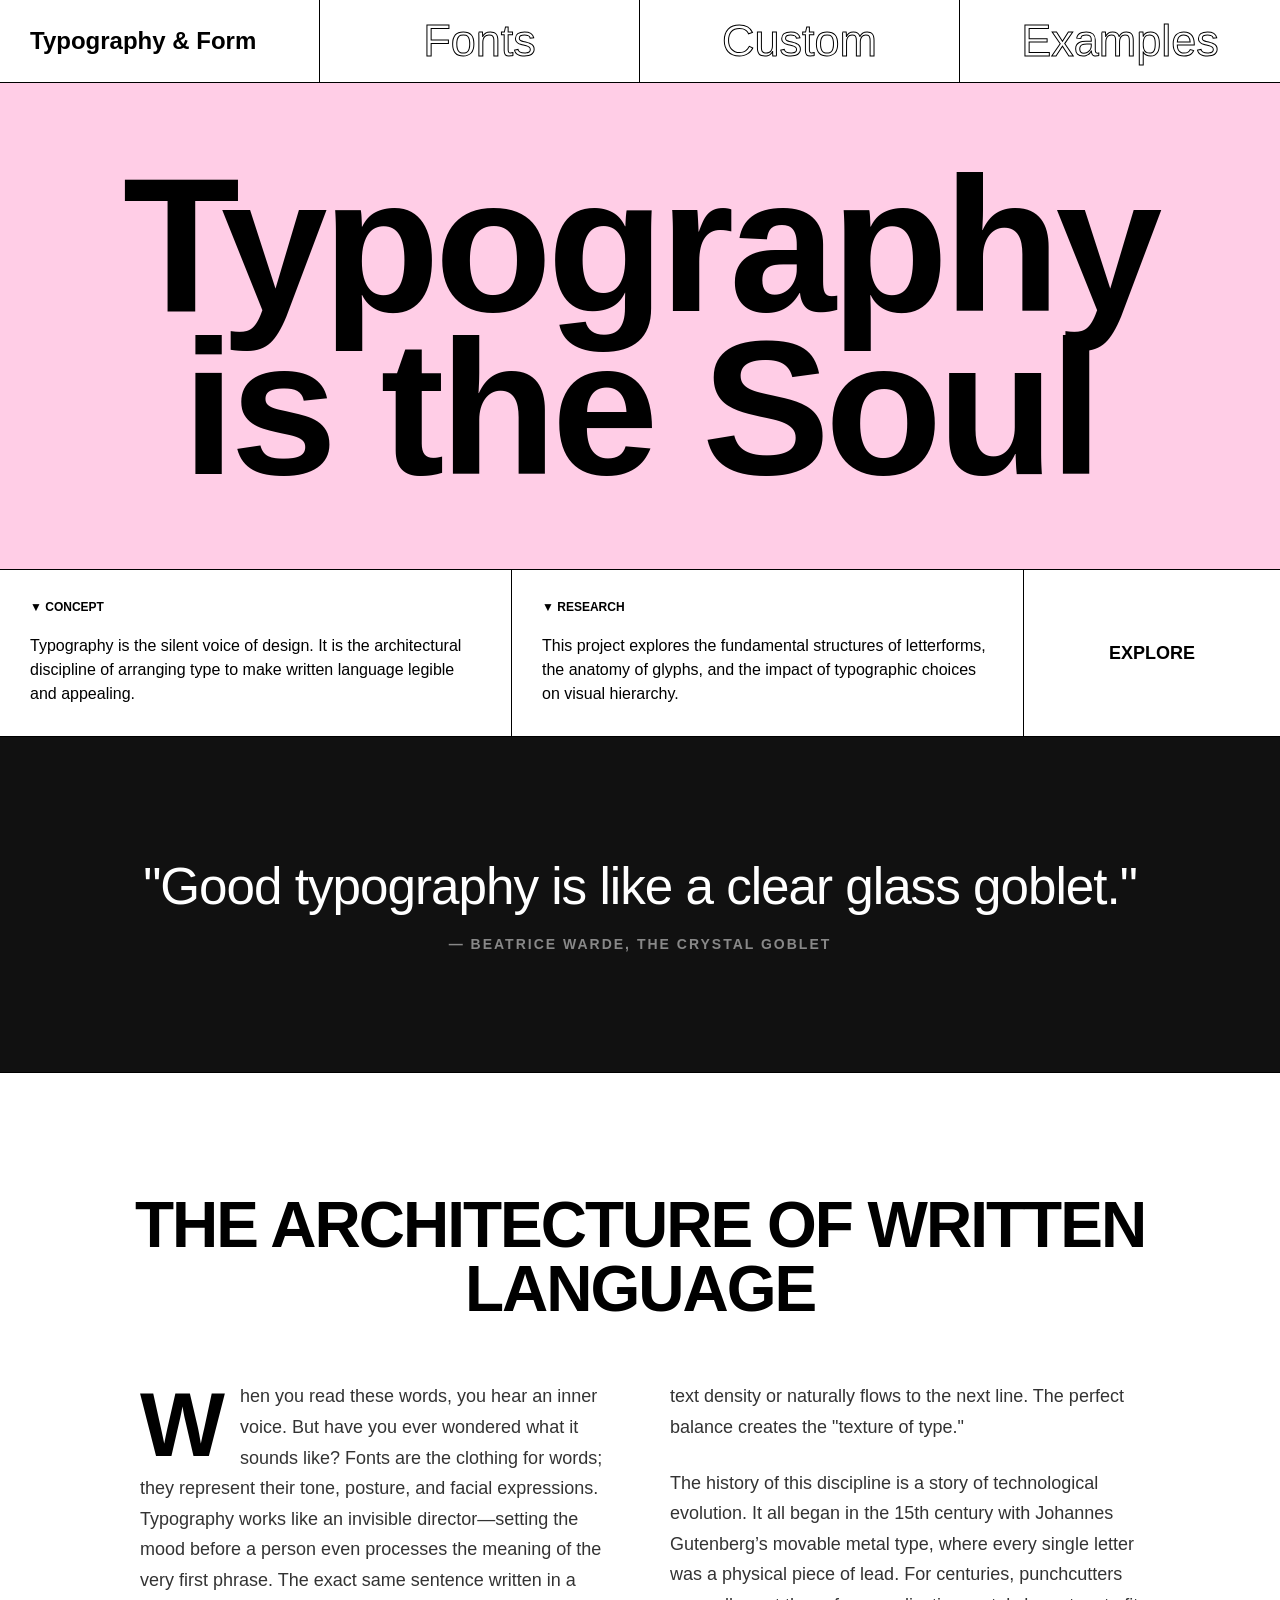
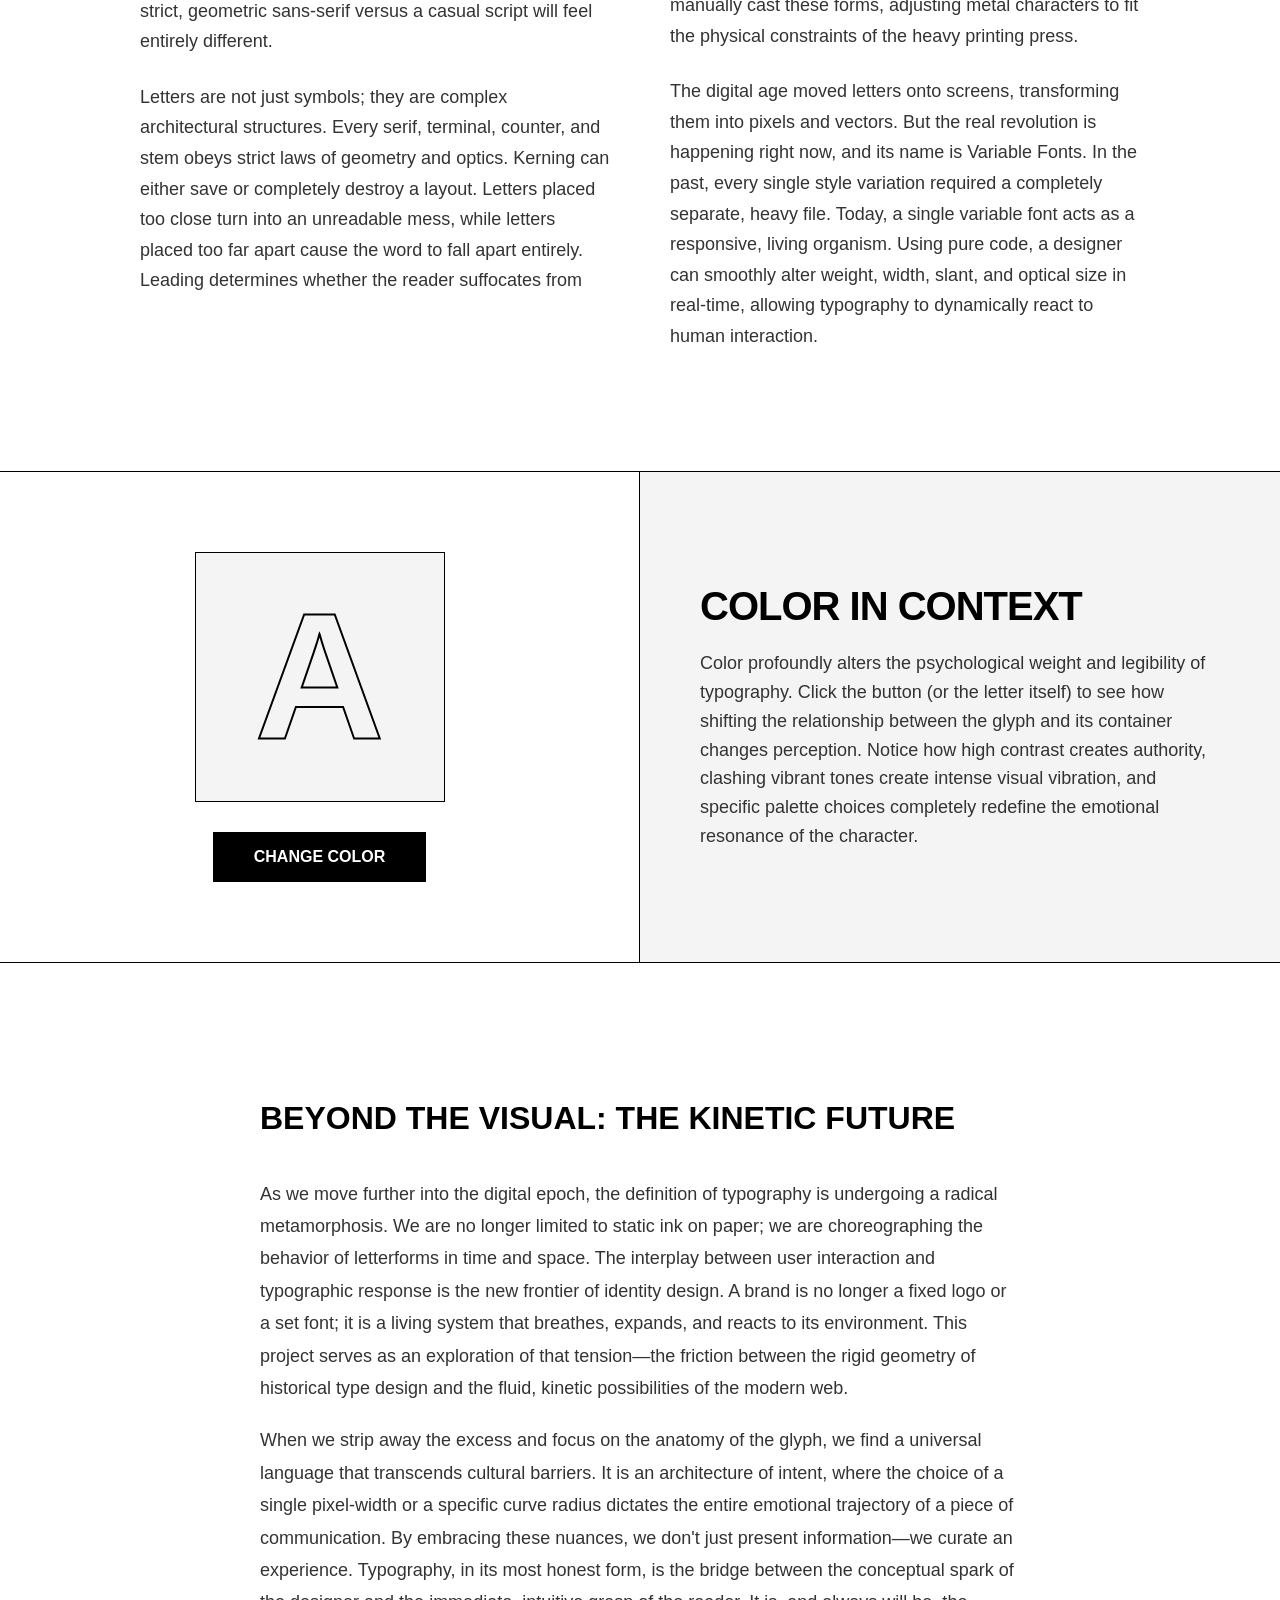
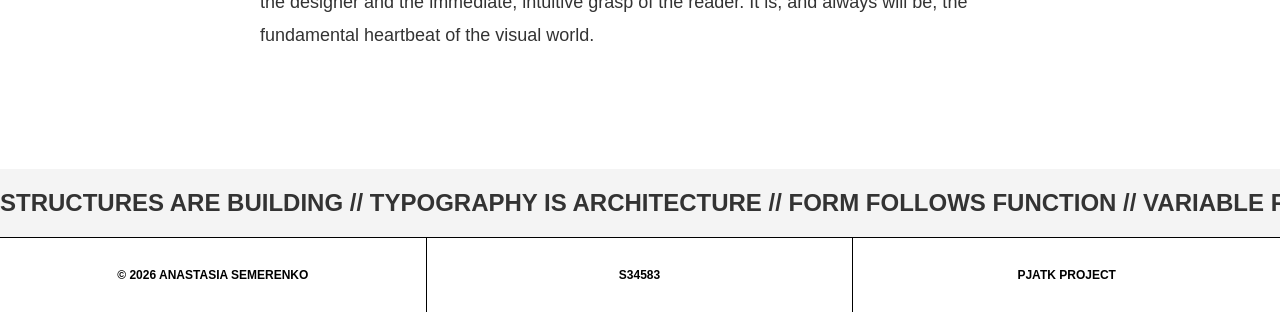
<file: index.html>
<!DOCTYPE html>
<html lang="en">
<head>
    <meta charset="UTF-8">
    <meta name="viewport" content="width=device-width, initial-scale=1.0">
    <title>Typography & Form | Home</title>
    <link rel="stylesheet" href="style.css">
</head>
<body>

    <header class="site-header">
        <a href="index.html" class="logo-link">Typography & Form</a>
        <nav class="nav-links">
            <a href="fonts.html" class="outline-link">Fonts</a>
            <a href="custom.html" class="outline-link">Custom</a>
            <a href="examples.html" class="outline-link">Examples</a>
        </nav>
    </header>

    <section class="hero-banner">
        <h1 class="giant-title">Typography<br>is the Soul</h1>
    </section>

    <section class="info-grid">
        <div class="info-cell">
            <span class="cell-label">▼ Concept</span>
            <p>Typography is the silent voice of design. It is the architectural discipline of arranging type to make written language legible and appealing.</p>
        </div>
        <div class="info-cell">
            <span class="cell-label">▼ Research</span>
            <p>This project explores the fundamental structures of letterforms, the anatomy of glyphs, and the impact of typographic choices on visual hierarchy.</p>
        </div>
        <div class="info-cell action-cell">
            <a href="fonts.html" class="explore-link">Explore</a>
        </div>
    </section>

    <section class="dark-statement">
        <h2>"Good typography is like a clear glass goblet."</h2>
        <p>— Beatrice Warde, The Crystal Goblet</p>
    </section>

    <section class="editorial-article">
        <h2 class="article-headline">The Architecture of Written Language</h2>
        
        <div class="article-columns">
            <p><span class="first-letter">W</span>hen you read these words, you hear an inner voice. But have you ever wondered what it sounds like? Fonts are the clothing for words; they represent their tone, posture, and facial expressions. Typography works like an invisible director—setting the mood before a person even processes the meaning of the very first phrase. The exact same sentence written in a strict, geometric sans-serif versus a casual script will feel entirely different.</p>
            
            <p>Letters are not just symbols; they are complex architectural structures. Every serif, terminal, counter, and stem obeys strict laws of geometry and optics. Kerning can either save or completely destroy a layout. Letters placed too close turn into an unreadable mess, while letters placed too far apart cause the word to fall apart entirely. Leading determines whether the reader suffocates from text density or naturally flows to the next line. The perfect balance creates the "texture of type."</p>
            
            <p>The history of this discipline is a story of technological evolution. It all began in the 15th century with Johannes Gutenberg’s movable metal type, where every single letter was a physical piece of lead. For centuries, punchcutters manually cast these forms, adjusting metal characters to fit the physical constraints of the heavy printing press.</p>
            
            <p>The digital age moved letters onto screens, transforming them into pixels and vectors. But the real revolution is happening right now, and its name is Variable Fonts. In the past, every single style variation required a completely separate, heavy file. Today, a single variable font acts as a responsive, living organism. Using pure code, a designer can smoothly alter weight, width, slant, and optical size in real-time, allowing typography to dynamically react to human interaction.</p>
        </div>
    </section>

    <section class="interactive-section">
        <div class="interactive-visual">
            <div class="letter-square" id="magicSquare" style="cursor: pointer;" onclick="changeColorCombo()">
                <span class="changing-letter" id="magicLetter">A</span>
            </div>
            <button class="brutalist-btn" onclick="changeColorCombo()">Change Color</button></div>
        
        <div class="interactive-text">
            <h3>Color in Context</h3>
            <p>Color profoundly alters the psychological weight and legibility of typography. Click the button (or the letter itself) to see how shifting the relationship between the glyph and its container changes perception. Notice how high contrast creates authority, clashing vibrant tones create intense visual vibration, and specific palette choices completely redefine the emotional resonance of the character.</p>
        </div>
    </section>
    
    <section class="deep-dive-text" style="padding: 100px 20px; max-width: 800px; margin: 0 auto; line-height: 1.8; font-size: 18px; color: #333;">
        <h2 style="font-size: 32px; font-weight: 800; text-transform: uppercase; margin-bottom: 30px; color: #000;">Beyond the Visual: The Kinetic Future</h2>
        <p style="margin-bottom: 20px;">
            As we move further into the digital epoch, the definition of typography is undergoing a radical metamorphosis. We are no longer limited to static ink on paper; we are choreographing the behavior of letterforms in time and space. The interplay between user interaction and typographic response is the new frontier of identity design. A brand is no longer a fixed logo or a set font; it is a living system that breathes, expands, and reacts to its environment. This project serves as an exploration of that tension—the friction between the rigid geometry of historical type design and the fluid, kinetic possibilities of the modern web.
        </p>
        <p>
            When we strip away the excess and focus on the anatomy of the glyph, we find a universal language that transcends cultural barriers. It is an architecture of intent, where the choice of a single pixel-width or a specific curve radius dictates the entire emotional trajectory of a piece of communication. By embracing these nuances, we don't just present information—we curate an experience. Typography, in its most honest form, is the bridge between the conceptual spark of the designer and the immediate, intuitive grasp of the reader. It is, and always will be, the fundamental heartbeat of the visual world.
        </p>
    </section>

    <section class="marquee-wrapper">
        <div class="marquee-content">
            <span>STRUCTURES ARE BUILDING // TYPOGRAPHY IS ARCHITECTURE // FORM FOLLOWS FUNCTION // VARIABLE FONTS FLUIDITY //&nbsp;</span>
            <span>STRUCTURES ARE BUILDING // TYPOGRAPHY IS ARCHITECTURE // FORM FOLLOWS FUNCTION // VARIABLE FONTS FLUIDITY //&nbsp;</span>
        </div>
    </section>

    <footer class="site-footer">
        <div class="footer-cell">© 2026 Anastasia Semerenko</div>
        <div class="footer-cell">S34583</div>
        <div class="footer-cell">PJATK Project</div>
    </footer>

    <script>
        const letter = document.getElementById('magicLetter');
        const square = document.getElementById('magicSquare');
        
        /* Vibrant and high-contrast color combinations inspired by the design palette */
        const colorCombos = [
            { text: '#000000', bg: '#F4F4F4' }, // Default: Black letter on Light Grey
            { text: '#D8F382', bg: '#EB4213' }, // Combo 1: Light Green letter on Red background
            { text: '#EB4213', bg: '#FF99DC' }, // Combo 2: Red letter on Pink background
            { text: '#FF99DC', bg: '#826DEE' }, // Combo 3: Pink letter on Purple background
            { text: '#826DEE', bg: '#D8F382' }  // Combo 4: Purple letter on Light Green background
        ];
        
        let currentStep = 0;

        function changeColorCombo() {
            currentStep++;
            // Loop back to the first combination if the end of the array is reached
            if (currentStep >= colorCombos.length) {
                currentStep = 0;
            }
            
            // Simultaneously update both the text color and the block background color
            letter.style.color = colorCombos[currentStep].text;
            square.style.backgroundColor = colorCombos[currentStep].bg;
            
            // Explicitly disable text outlines to preserve clean solid color interaction
            letter.style.webkitTextStroke = '0px transparent';
        }
    </script>
</body>
</html>
</file>
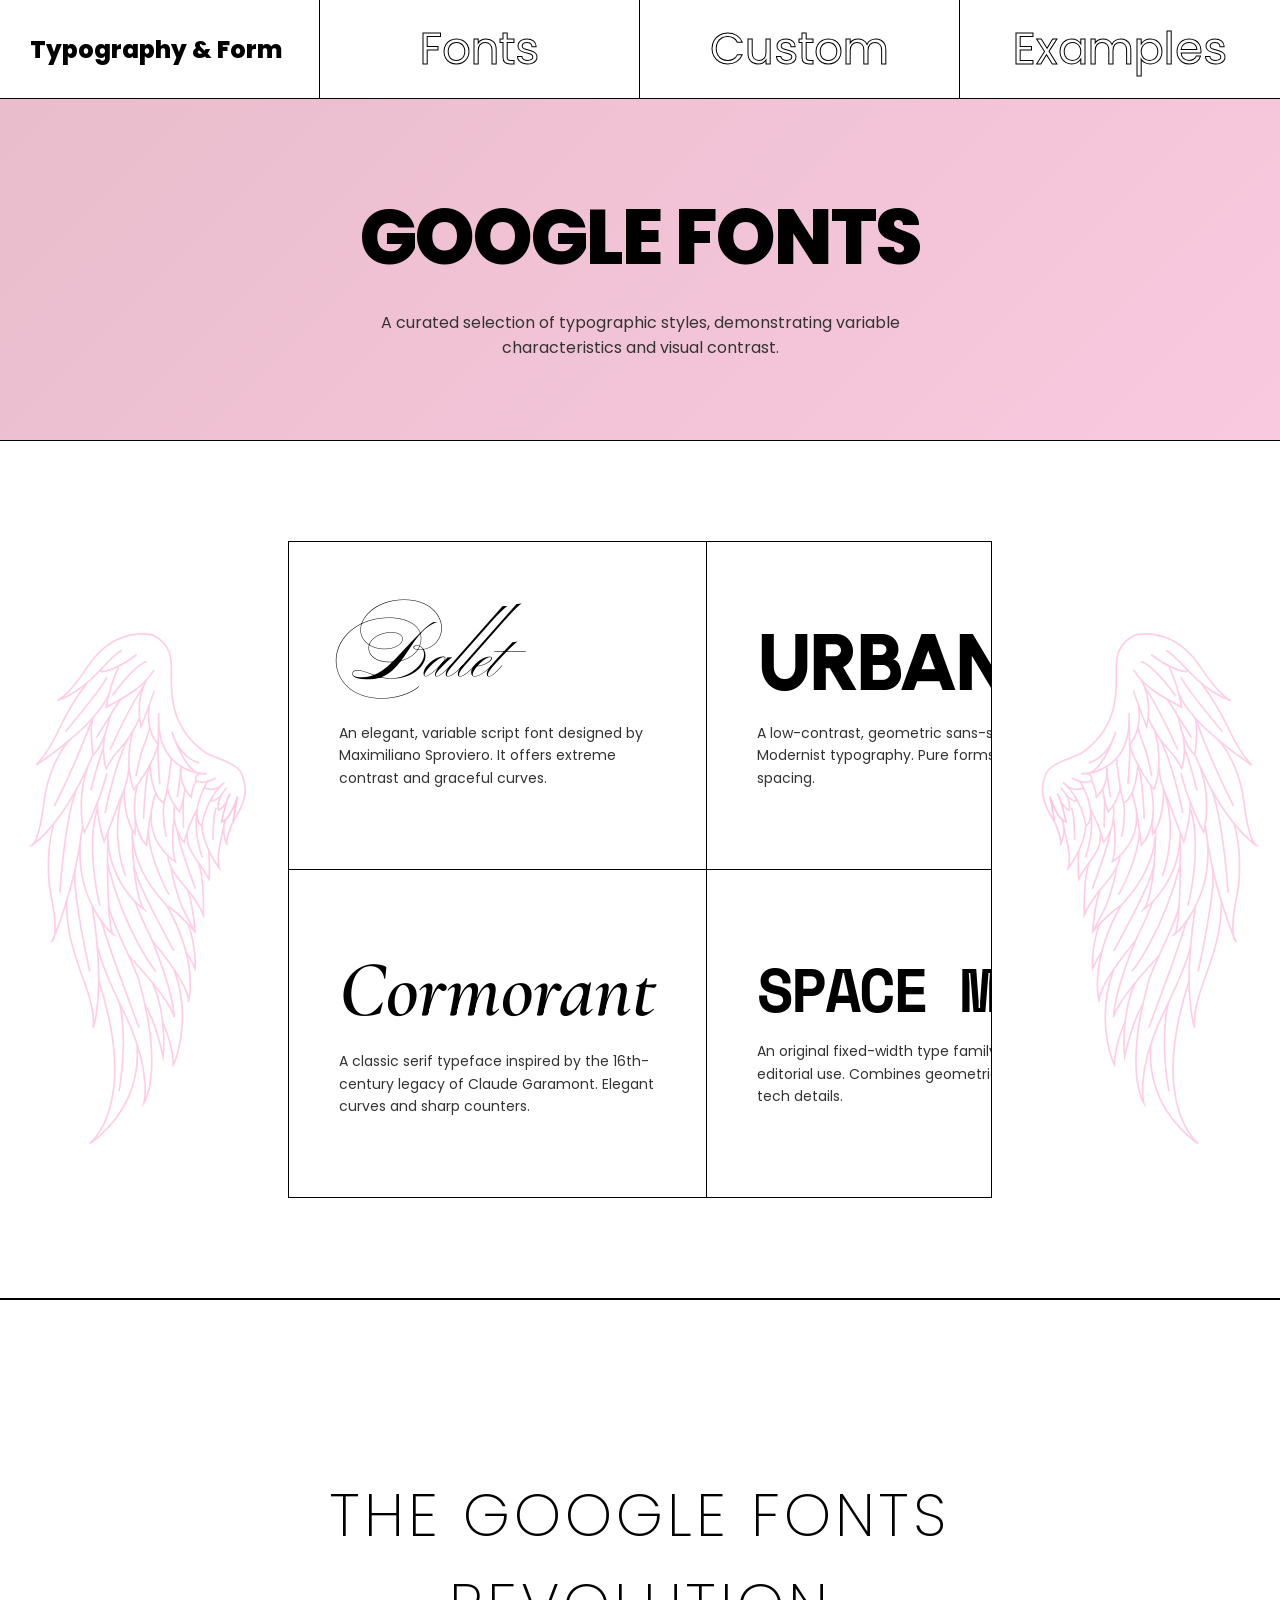
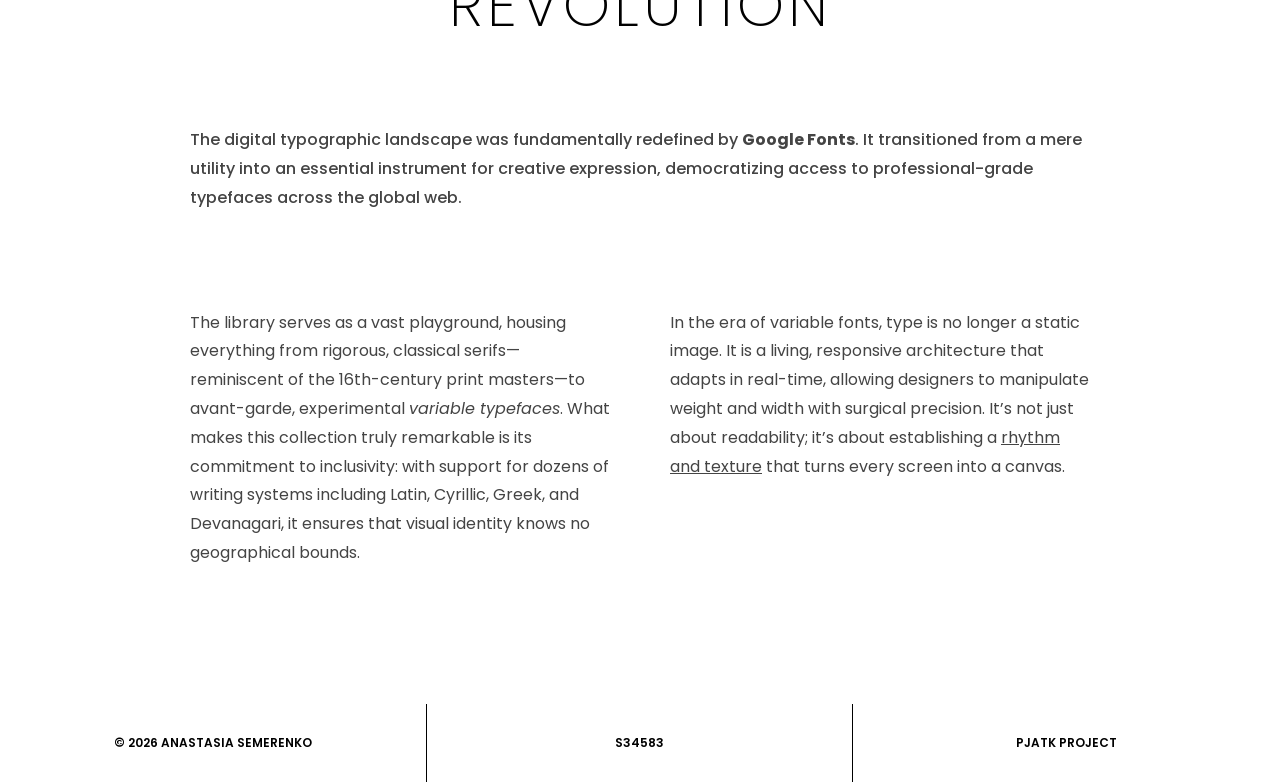
<file: fonts.html>
<!DOCTYPE html>
<html lang="en">
<head>
    <meta charset="UTF-8">
    <meta name="viewport" content="width=device-width, initial-scale=1.0">
    <title>Google Fonts | Typography & Form</title>
    <link href="https://fonts.googleapis.com/css2?family=Ballet:opsz@16..72&family=Cormorant+Garamond:ital,wght@0,400;0,600;1,400&family=Poppins:wght@400;600;800&family=Space+Mono:wght@400;700&family=Urbanist:wght@400;600;900&display=swap" rel="stylesheet">
    <link rel="stylesheet" href="style.css">
</head>
<body>

    <header class="site-header">
        <a href="index.html" class="logo-link">Typography & Form</a>
        <nav class="nav-links">
            <a href="fonts.html" class="outline-link">Fonts</a>
            <a href="custom.html" class="outline-link">Custom</a>
            <a href="examples.html" class="outline-link">Examples</a>
        </nav>
    </header>

    <main>
        <section class="page-title-section">
            <h1>Google Fonts</h1>
            <p>A curated selection of typographic styles, demonstrating variable characteristics and visual contrast.</p>
        </section>

        <div class="fonts-layout-wrapper">
            
            <div class="wing-container wing-left">
                <img src="wing_left.svg" alt="Graphic Wing Left">
            </div>
            
            <div class="wing-container wing-right">
                <img src="wing_right.svg" alt="Graphic Wing Right">
            </div>

            <div class="content-section">
                <div class="fonts-cross-grid">
                    
                    <div class="font-cell">
                        <h2 class="font-name font-ballet">Ballet</h2>
                        <p class="font-description">An elegant, variable script font designed by Maximiliano Sproviero. It offers extreme contrast and graceful curves.</p>
                    </div>

                    <div class="font-cell">
                        <h2 class="font-name font-urbanist">Urbanist</h2>
                        <p class="font-description">A low-contrast, geometric sans-serif inspired by Modernist typography. Pure forms and balanced spacing.</p>
                    </div>

                    <div class="font-cell">
                        <h2 class="font-name font-cormorant">Cormorant</h2>
                        <p class="font-description">A classic serif typeface inspired by the 16th-century legacy of Claude Garamont. Elegant curves and sharp counters.</p>
                    </div>

                    <div class="font-cell">
                        <h2 class="font-name font-spacemono">Space Mono</h2>
                        <p class="font-description">An original fixed-width type family tailored for editorial use. Combines geometric structure with tech details.</p>
                    </div>

                </div>
            </div>
        </div>
    </main>
   <section class="fonts-glamour-section">
    <div class="content-wrapper">
        <h2 class="glamour-title">The Google Fonts Revolution</h2>
        <div class="text-grid">
            <p class="lead-text">
                The digital typographic landscape was fundamentally redefined by <strong>Google Fonts</strong>. It transitioned from a mere utility into an essential instrument for creative expression, democratizing access to professional-grade typefaces across the global web.
            </p>
            <p>
                The library serves as a vast playground, housing everything from rigorous, classical serifs—reminiscent of the 16th-century print masters—to avant-garde, experimental <em>variable typefaces</em>. What makes this collection truly remarkable is its commitment to inclusivity: with support for dozens of writing systems including Latin, Cyrillic, Greek, and Devanagari, it ensures that visual identity knows no geographical bounds.
            </p>
            <p>
                In the era of variable fonts, type is no longer a static image. It is a living, responsive architecture that adapts in real-time, allowing designers to manipulate weight and width with surgical precision. It’s not just about readability; it’s about establishing a <u>rhythm and texture</u> that turns every screen into a canvas.
            </p>
        </div>
    </div>
</section>

    <footer class="site-footer">
        <div class="footer-cell">© 2026 Anastasia Semerenko</div>
        <div class="footer-cell">S34583</div>
        <div class="footer-cell">PJATK Project</div>
    </footer>

</body>
</html>
</file>
<file: style.css>
* { 
    box-sizing: border-box; 
}

body {
    margin: 0;
    padding: 0; 
    font-family: 'Poppins', sans-serif;
    background-color: #ffffff;
    color: #000000;
    -webkit-font-smoothing: antialiased;
}


.site-header {
    display: grid;
    grid-template-columns: 1fr 3fr; 
    border-bottom: 1px solid #000000;
}

.logo-link {
    padding: 20px 30px;
    font-weight: 800;
    font-size: 24px;
    color: #000000;
    text-decoration: none;
    border-right: 1px solid #000000;
    display: flex;
    align-items: center;
}

.nav-links {
    display: grid;
    grid-template-columns: 1fr 1fr 1fr;
}

.outline-link {
    padding: 15px 20px;
    font-size: 45px; 
    font-weight: 400; 
    color: transparent; 
    -webkit-text-stroke: 1px #000000; 
    text-decoration: none;
    border-right: 1px solid #000000;
    display: flex;
    align-items: center;
    justify-content: center;
    transition: all 0.3s ease;
}

.outline-link:last-child {
    border-right: none;
}

.outline-link:hover {
    color: #FFCDE6; 
    -webkit-text-stroke: 1px #FFCDE6;
}


@keyframes subtleFlap {
    0% { transform: translateY(-50%) rotate(0deg); }
    50% { transform: translateY(-50%) rotate(5deg); }
    100% { transform: translateY(-50%) rotate(0deg); }
}

@keyframes subtleFlapMirrored {
    0% { transform: translateY(-50%) rotate(0deg); }
    50% { transform: translateY(-50%) rotate(-5deg); }
    100% { transform: translateY(-50%) rotate(0deg); }
}


@keyframes shimmerGradient {
    0% { background-position: 0% 50%; }
    50% { background-position: 100% 50%; }
    100% { background-position: 0% 50%; }
}


@keyframes brutalistFlash {
    0%, 40% {
        color: #000000;
        -webkit-text-stroke: 0px transparent;
    }
    42%, 48% {
        color: transparent;
        -webkit-text-stroke: 4px #000000;
    }
    50%, 90% {
        color: #ffffff;
        -webkit-text-stroke: 0px transparent;
    }
    92%, 98% {
        color: transparent;
        -webkit-text-stroke: 4px #ffffff;
    }
    100% {
        color: #000000;
        -webkit-text-stroke: 0px transparent;
    }
}


@keyframes marquee {
    0% { transform: translateX(0); }
    100% { transform: translateX(-50%); } 
}


.hero-banner {
    background-color: #FFCDE6;
    border-bottom: 1px solid #000000;
    padding: 80px 20px;
    text-align: center;
    overflow: hidden;
}

.giant-title {
    font-size: 15vw; 
    font-weight: 800;
    margin: 0;
    line-height: 0.85;
    letter-spacing: -5px;
    color: #000000;
    animation: brutalistFlash 12s infinite; 
}

.info-grid {
    display: grid;
    grid-template-columns: 2fr 2fr 1fr;
    border-bottom: 1px solid #000000;
}

.info-cell {
    padding: 30px;
    border-right: 1px solid #000000;
}

.info-cell:last-child {
    border-right: none;
}

.cell-label {
    font-size: 12px;
    font-weight: 600;
    display: block;
    margin-bottom: 20px;
    text-transform: uppercase;
}

.info-cell p {
    font-size: 16px;
    line-height: 1.5;
    margin: 0;
}

.action-cell {
    display: flex;
    align-items: center;
    justify-content: center;
}

.explore-link {
    font-size: 18px;
    font-weight: 600;
    text-decoration: none;
    color: #000000;
    text-transform: uppercase;
    transition: color 0.3s ease;
}

.explore-link:hover {
    color: #FFCDE6;
}

.bottom-massive-text {
    padding: 80px 20px;
    text-align: center;
    border-bottom: 1px solid #000000;
}

.bottom-massive-text h2 {
    font-size: 6vw;
    font-weight: 400; 
    margin: 0;
    letter-spacing: -2px;
}


.dark-statement {
    background-color: #111111;
    color: #ffffff;
    padding: 120px 20px;
    text-align: center;
    border-bottom: 1px solid #000000;
}

.dark-statement h2 {
    font-size: 4vw;
    font-weight: 300;
    letter-spacing: -1px;
    margin: 0 0 20px 0;
}

.dark-statement p {
    color: #888888;
    text-transform: uppercase;
    letter-spacing: 2px;
    font-size: 14px;
    font-weight: 600;
    margin: 0;
}


.bg-grey { background-color: #F4F4F4; }
.text-grey { color: #AAAAAA; }


.marquee-wrapper {
    overflow: hidden;
    white-space: nowrap;
    border-bottom: 1px solid #000000;
    padding: 20px 0;
    background-color: #f4f4f4;
    display: flex; 
}

.marquee-content {
    display: flex;
    flex-shrink: 0;
    animation: marquee 20s linear infinite; 
    font-size: 24px;
    font-weight: 800;
    text-transform: uppercase;
    color: #333333;
}


.page-title-section {
    border-bottom: 1px solid #000000;
    padding: 80px 20px;
    text-align: center;
    overflow: hidden;
    background: linear-gradient(-45deg, #FFCDE6, #ffffff, #FFCDE6, #e9bdcc);
    background-size: 400% 400%;
    animation: shimmerGradient 15s ease infinite;
}

.page-title-section h1 {
    font-size: 6vw;
    font-weight: 800;
    margin: 0 0 15px 0;
    text-transform: uppercase;
    letter-spacing: -2px;
    color: #000000;
}

.page-title-section p {
    font-size: 16px;
    max-width: 600px;
    margin: 0 auto;
    color: #333333;
}


.fonts-layout-wrapper {
    display: flex;
    justify-content: center;
    align-items: center;
    position: relative;
    width: 100%;
    border-bottom: 1px solid #000000;
    padding: 100px 0; 
    overflow: visible; 
}


.content-section {
    width: 55%; 
    min-width: 700px;
    position: relative;
    background-color: #ffffff; 
    border: 1px solid #000000; 
    z-index: 2; 
}


.wing-container {
    position: absolute;
    top: 50%;
    transform: translateY(-50%);
    width: 43vw; 
    max-width: 1000px;
    z-index: 1;
    pointer-events: none;
    opacity: 1; 
    transition: opacity 0.5s ease;
    transform-origin: center center; 
}

.wing-left { left: -5%; }
.wing-right { right: -17%; }

.wing-container img {
    width: 100%;
    height: auto;
}


.wing-left { 
    left: -5%; 
    animation: subtleFlap 2.5s ease-in-out infinite;
}

.wing-right { 
    right: -17%; 
    animation: subtleFlapMirrored 2.5s ease-in-out infinite; 
}


.fonts-cross-grid {
    display: grid;
    grid-template-columns: 1fr 1fr;
    overflow: hidden;
}

.font-cell {
    padding: 80px 50px;
    display: flex;
    flex-direction: column;
    justify-content: center;
    position: relative;
    z-index: 2;
}

.font-cell:nth-child(even) {
    border-left: 1px solid #000000; 
}

.font-cell:nth-last-child(n+3) {
    border-bottom: 1px solid #000000; 
}

.font-name {
    font-size: 80px;
    margin: 0 0 20px 0;
    line-height: 1;
    color: #000000;
    cursor: default;
    transition: all 0.3s ease;
}

.font-name:hover {
    color: transparent;
    -webkit-text-stroke: 1px #000000;
}

.font-cormorant {} 

.font-description {
    font-size: 14px;
    line-height: 1.6;
    color: #333333;
    max-width: 350px;
    margin: 0;
}


.font-ballet { font-family: 'Ballet', cursive; font-weight: 400; text-transform: none; }
.font-urbanist { font-family: 'Urbanist', sans-serif; font-weight: 900; text-transform: uppercase; letter-spacing: -2px; }
.font-cormorant { font-family: 'Cormorant Garamond', serif; font-weight: 600; font-style: italic; text-transform: none; }
.font-spacemono { font-family: 'Space Mono', monospace; font-weight: 700; text-transform: uppercase; font-size: 60px; letter-spacing: -3px; }



.brand-analysis-row {
    display: grid;
    grid-template-columns: 1fr 1fr;
    border-bottom: 1px solid #000000;
}

.brand-text-col {
    padding: 100px 80px;
    display: flex;
    flex-direction: column;
    justify-content: center;
    background-color: #ffffff;
}

.brand-text-col.grey-bg {
    background-color: #F4F4F4;
}

.brand-image-col {
    border-left: 1px solid #000000;
    overflow: hidden;
    background-color: #f4f4f4;
}


.brand-analysis-row:nth-child(even) .brand-image-col {
    order: -1; 
    border-left: none;
    border-right: 1px solid #000000;
}


.brand-image-col img {
    width: 100%;
    height: 100%;
    object-fit: cover;
    aspect-ratio: 1 / 1; 
    display: block;
}

.brand-name {
    font-size: 50px;
    font-weight: 800;
    text-transform: uppercase;
    margin: 0 0 25px 0;
    letter-spacing: -2px;
    color: #000000;
}

.brand-desc {
    font-size: 18px;
    line-height: 1.8;
    color: #333333;
    margin-bottom: 40px;
}

.brand-link {
    align-self: flex-start; 
    text-decoration: none;
    text-align: center;
}


.personal-identity-row {
    padding: 120px 40px;
    background-color: #ffffff;
    border-bottom: 1px solid #000000;
    display: flex;
    flex-direction: column;
    align-items: center;
    text-align: center;
}

.svg-container {
    margin-bottom: 60px;
    width: 100%;
    max-width: 600px;
}


.svg-container svg {
    width: 100%;
    height: auto;
}

.personal-text {
    max-width: 900px;
}


@media (max-width: 900px) {
    .brand-analysis-row {
        grid-template-columns: 1fr;
    }
    .brand-analysis-row:nth-child(even) .brand-image-col {
        order: 0;
        border-right: none;
    }
    .brand-image-col {
        border-left: none;
        border-top: 1px solid #000000;
    }
    .brand-text-col {
        padding: 50px 30px;
    }
}


.site-footer {
    display: grid;
    grid-template-columns: 1fr 1fr 1fr;
}

.footer-cell {
    padding: 30px;
    font-size: 12px;
    font-weight: 600;
    text-transform: uppercase;
    border-right: 1px solid #000000;
    display: flex;
    align-items: center;
    justify-content: center;
}

.footer-cell:last-child {
    border-right: none;
}



.editorial-article {
    padding: 120px 40px;
    background-color: #ffffff;
    border-bottom: 1px solid #000000;
    display: flex;
    flex-direction: column;
    align-items: center;
}

.article-headline {
    font-size: 5vw;
    font-weight: 800;
    text-transform: uppercase;
    letter-spacing: -2px;
    margin: 0 0 60px 0;
    text-align: center;
    max-width: 1200px;
    line-height: 1;
}

.article-columns {
    max-width: 1000px; 
    column-count: 2;
    column-gap: 60px;
    font-size: 18px;
    line-height: 1.7;
    color: #333333;
}

.article-columns p {
    margin-top: 0;
    margin-bottom: 25px;
}


.first-letter {
    float: left;
    font-size: 90px;
    line-height: 0.8;
    font-weight: 800;
    margin-right: 15px;
    margin-top: 8px;
    color: #000000;
}


@media (max-width: 768px) {
    .article-columns {
        column-count: 1;
    }
    .article-headline {
        font-size: 40px;
    }
}

.interactive-section {
    display: grid;
    grid-template-columns: 1fr 1fr;
    border-bottom: 1px solid #000000;
}

.interactive-visual {
    padding: 80px 40px;
    border-right: 1px solid #000000;
    display: flex;
    flex-direction: column;
    align-items: center;
    justify-content: center;
    background-color: #ffffff;
}

.letter-square {
    width: 250px;
    height: 250px;
    background-color: #F4F4F4; 
    border: 1px solid #000000;
    display: flex;
    align-items: center;
    justify-content: center;
    margin-bottom: 30px;
    transition: background-color 0.3s ease; 
}

.changing-letter {
    font-size: 180px;
    font-weight: 800;
    line-height: 1;
    color: transparent; 
    -webkit-text-stroke: 2px #000000; 
    transition: color 0.3s ease, -webkit-text-stroke 0.3s ease; 
}


.letter-solid {
    -webkit-text-stroke: 0px transparent;
}

.brutalist-btn {
    background-color: #000000;
    color: #ffffff;
    font-family: 'Poppins', sans-serif;
    font-size: 16px;
    font-weight: 800;
    text-transform: uppercase;
    padding: 15px 40px;
    border: 1px solid #000000;
    cursor: pointer;
    transition: all 0.3s ease;
}

.brutalist-btn:hover {
    background-color: #FFCDE6; 
    color: #000000;
}

.interactive-text {
    padding: 80px 60px;
    display: flex;
    flex-direction: column;
    justify-content: center;
    background-color: #F4F4F4;
}

.interactive-text h3 {
    font-size: 40px;
    font-weight: 800;
    text-transform: uppercase;
    margin: 0 0 20px 0;
    letter-spacing: -1px;
    color: #000000;
}

.interactive-text p {
    font-size: 18px;
    line-height: 1.6;
    color: #333333;
    margin: 0;
}


@media (max-width: 768px) {
    .interactive-section { grid-template-columns: 1fr; }
    .interactive-visual { border-right: none; border-bottom: 1px solid #000000; }
}

.personal-identity-row {
    padding: 120px 20px;
    background-color: #ffffff;
    display: flex;
    flex-direction: column;
    align-items: center;
    text-align: center;
    border-bottom: 1px solid #000000;
}

.nesti-interactive-area {
    position: relative;
    cursor: crosshair;
    margin-bottom: 80px;
    z-index: 10;
    width: 100%; 
    display: flex;
    justify-content: center; 
    }


.nesti-inline-svg {
    width: 100%;
    max-width: 900px; 
    height: auto;
    display: block;
    margin: 0 auto; 
    transition: transform 0.4s cubic-bezier(0.25, 1, 0.5, 1);
}

.nesti-interactive-area:hover .nesti-inline-svg {
    transform: scale(1.03); 
}

.personal-text-clean {
    max-width: 800px;
}

.personal-text-clean .brand-name {
    font-size: 40px;
    font-weight: 800;
    text-transform: uppercase;
    letter-spacing: -1px;
    margin-bottom: 25px;
    color: #000000;
}

.personal-text-clean .brand-desc {
    font-size: 18px;
    line-height: 1.8;
    color: #444444;
    margin: 0;
}


.floating-heart {
    position: fixed;
    width: 25px;
    height: 25px;
    pointer-events: none;
    z-index: 9999;
    animation: flyHeart 1.2s cubic-bezier(0.25, 1, 0.5, 1) forwards;
}

.floating-heart svg {
    width: 100%;
    height: 100%;
    fill: #FFCDE6;
}

@keyframes flyHeart {
    0% { transform: translate(-50%, -50%) scale(0) rotate(0deg); opacity: 1; }
    15% { opacity: 1; }
    100% { transform: translate(calc(-50% + var(--tx)), calc(-50% + var(--ty))) scale(1.5) rotate(var(--rot)); opacity: 0; }
}

.fonts-glamour-section {
    padding: 120px 20px;
    background: #ffffff;
    border-top: 1px solid #000;
}

.content-wrapper {
    max-width: 900px;
    margin: 0 auto;
}

.glamour-title {
    font-size: 60px;
    font-weight: 200;
    text-transform: uppercase;
    letter-spacing: 4px;
    margin-bottom: 60px;
    text-align: center;
    color: #000;
}

.text-grid {
    display: grid;
    grid-template-columns: 1fr 1fr;
    gap: 60px;
}

.lead-text {
    font-size: 22px;
    font-weight: 500;
    line-height: 1.4;
    grid-column: 1 / -1;
    margin-bottom: 20px;
}

.text-grid p {
    font-size: 16px;
    line-height: 1.8;
    color: #444;
}


@media (max-width: 768px) {
    .text-grid {
        grid-template-columns: 1fr;
    }
    .glamour-title {
        font-size: 40px;
    }
}
</file>
